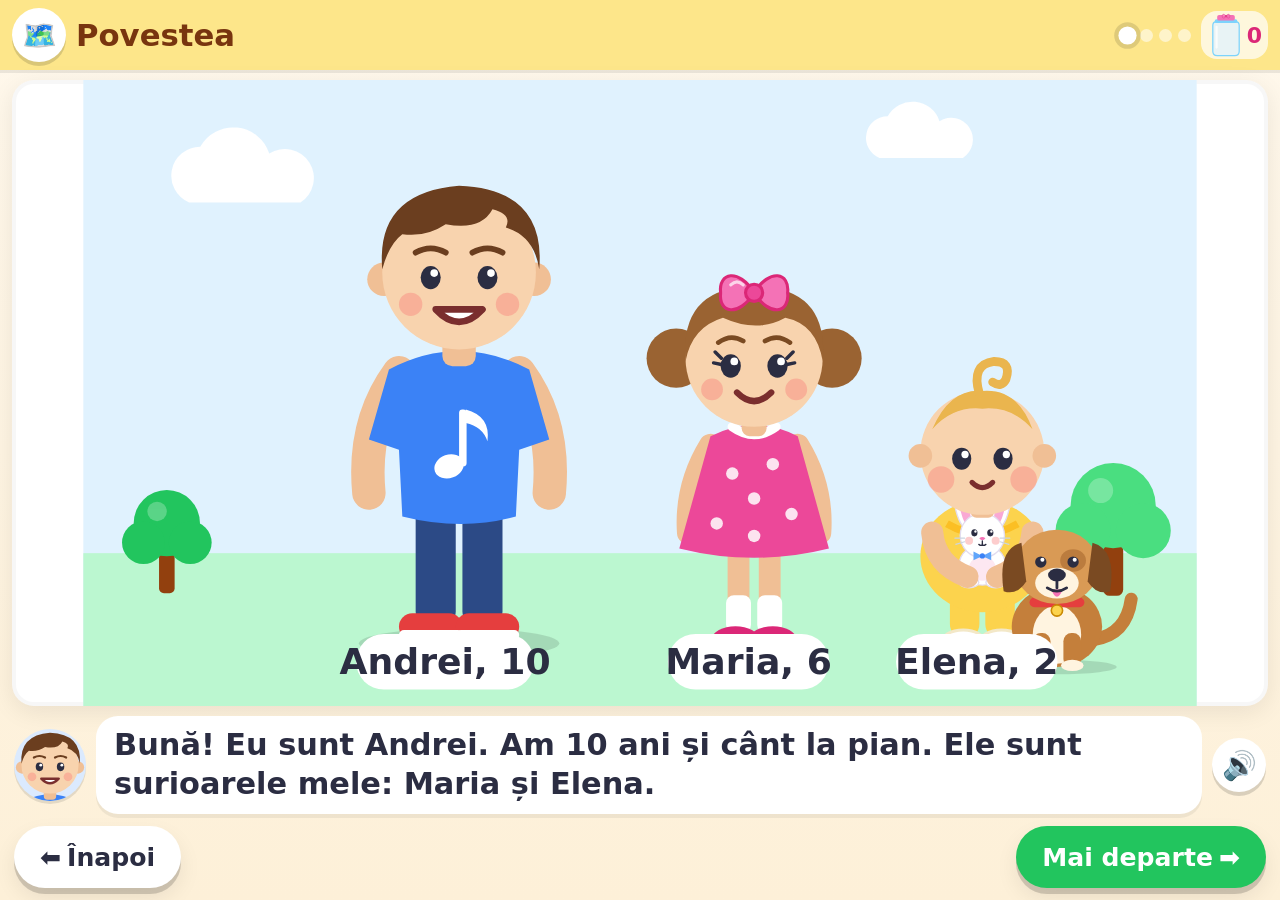
<file: index.html>
<!doctype html>
<html lang="ro">
<head>
  <meta charset="utf-8">
  <meta name="viewport" content="width=device-width, initial-scale=1, viewport-fit=cover, user-scalable=no">
  <meta name="theme-color" content="#2b3a55">
  <meta name="description" content="Orașul din Telefon — un joc-aventură despre cum funcționează telefonul, pentru Andrei, Maria și Elena.">
  <meta name="apple-mobile-web-app-capable" content="yes">
  <meta name="mobile-web-app-capable" content="yes">
  <meta name="apple-mobile-web-app-title" content="Orașul din Telefon">
  <title>Orașul din Telefon</title>
  <link rel="icon" href="icon.svg" type="image/svg+xml">
  <link rel="apple-touch-icon" href="icon-180.png">
  <link rel="manifest" href="manifest.webmanifest">
  <link rel="stylesheet" href="css/style.css?v=2">
  <link rel="stylesheet" href="css/final.css?v=2">
</head>
<body>
  <div id="app" class="screen"></div>
  <div id="fx" aria-hidden="true"></div>
  <div id="toast" role="status" aria-live="polite"></div>
  <noscript><p style="font-size:24px;padding:20px">Jocul are nevoie de JavaScript. Deschide-l într-un browser obișnuit (Chrome, Safari, Edge, Firefox).</p></noscript>

  <script src="js/core.js?v=2"></script>
  <script src="js/sound.js?v=2"></script>
  <script src="js/art.js?v=2"></script>
  <script src="js/fx.js?v=2"></script>
  <script src="js/lesson.js?v=2"></script>
  <script src="js/mission.js?v=2"></script>
  <script src="js/map.js?v=2"></script>
  <script src="js/elena.js?v=2"></script>
  <script src="js/piano.js?v=2"></script>
  <script src="js/final.js?v=2"></script>
  <script src="js/buildings/b0-poveste.js?v=2"></script>
  <script src="js/buildings/b1-studio.js?v=2"></script>
  <script src="js/buildings/b2-fabrica.js?v=2"></script>
  <script src="js/buildings/b3-memorie.js?v=2"></script>
  <script src="js/buildings/b4-centrala.js?v=2"></script>
  <script src="js/buildings/b5-posta.js?v=2"></script>
  <script src="js/buildings/b6-aeroport.js?v=2"></script>
  <script src="js/buildings/b7-primaria.js?v=2"></script>
  <script src="js/buildings/b8-concert.js?v=2"></script>
  <script src="js/main.js?v=2"></script>
</body>
</html>
</file>
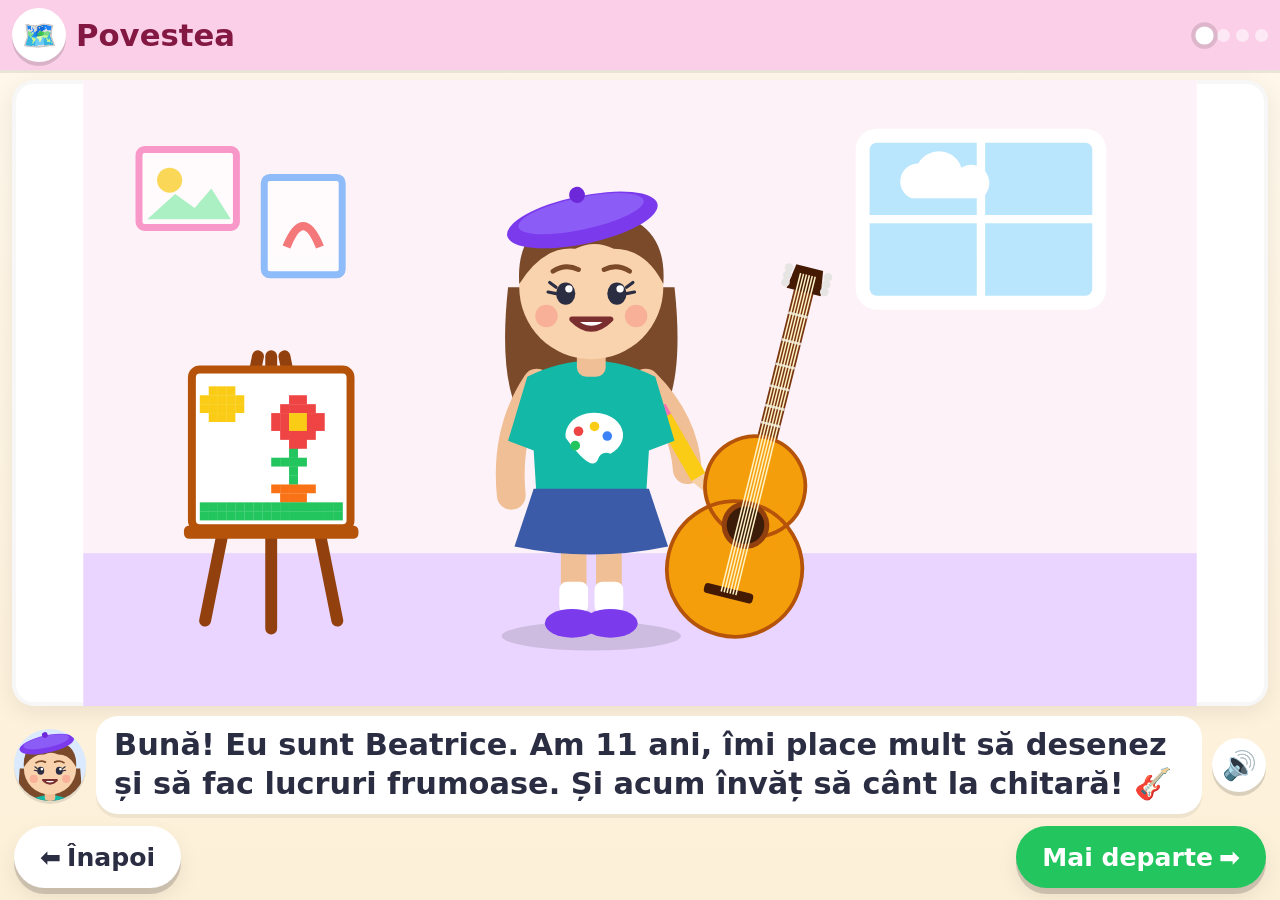
<file: beatrice/index.html>
<!doctype html>
<html lang="ro">
<head>
  <meta charset="utf-8">
  <meta name="viewport" content="width=device-width, initial-scale=1, viewport-fit=cover, user-scalable=no">
  <meta name="theme-color" content="#2b3a55">
  <meta name="description" content="Orașul din Telefon — ediția Beatrice: cum funcționează telefonul și chitara, pentru o artistă de 11 ani.">
  <meta name="apple-mobile-web-app-capable" content="yes">
  <meta name="mobile-web-app-capable" content="yes">
  <meta name="apple-mobile-web-app-title" content="Orașul Beatricei">
  <title>Orașul din Telefon — Beatrice</title>
  <link rel="icon" href="../icon.svg" type="image/svg+xml">
  <link rel="apple-touch-icon" href="../icon-180.png">
  <link rel="stylesheet" href="../css/style.css?v=2">
  <link rel="stylesheet" href="css/beatrice.css?v=2">
</head>
<body>
  <div id="app" class="screen"></div>
  <div id="fx" aria-hidden="true"></div>
  <div id="toast" role="status" aria-live="polite"></div>
  <noscript><p style="font-size:24px;padding:20px">Jocul are nevoie de JavaScript. Deschide-l într-un browser obișnuit (Chrome, Safari, Edge, Firefox).</p></noscript>

  <script src="js/config.js?v=2"></script>
  <script src="../js/core.js?v=2"></script>
  <script src="../js/sound.js?v=2"></script>
  <script src="../js/art.js?v=2"></script>
  <script src="js/art-b.js?v=2"></script>
  <script src="js/guitar-sound.js?v=2"></script>
  <script src="../js/fx.js?v=2"></script>
  <script src="../js/lesson.js?v=2"></script>
  <script src="../js/mission.js?v=2"></script>
  <script src="../js/map.js?v=2"></script>
  <script src="../js/piano.js?v=2"></script>
  <script src="js/atelier.js?v=2"></script>
  <script src="js/guitar.js?v=2"></script>
  <script src="js/final-b.js?v=2"></script>
  <script src="js/b0-poveste.js?v=2"></script>
  <script src="js/b1-studio.js?v=2"></script>
  <script src="js/b2-fabrica.js?v=2"></script>
  <script src="js/b3-memorie.js?v=2"></script>
  <script src="js/b4-centrala.js?v=2"></script>
  <script src="js/b5-posta.js?v=2"></script>
  <script src="js/b6-aeroport.js?v=2"></script>
  <script src="js/b7-primaria.js?v=2"></script>
  <script src="js/b8-chitara.js?v=2"></script>
  <script src="../js/main.js?v=2"></script>
</body>
</html>
</file>
<file: css/style.css>
/* Orașul din Telefon — stiluri */
:root {
  --ink: #2b2d42;
  --cream: #fff8ec;
  --blue: #3b82f6;
  --pink: #ec4899;
  --pink-l: #fce7f3;
  --yellow: #fbbf24;
  --green: #22c55e;
  --sky: #bde8ff;
  --fs-lesson: clamp(19px, 1.6vw + 1.1vh, 32px);
  --radius: 22px;
  --font: "Nunito", ui-rounded, "SF Pro Rounded", "Arial Rounded MT Bold", "Trebuchet MS", "Segoe UI", system-ui, sans-serif;
}
* { box-sizing: border-box; }
html, body {
  margin: 0;
  height: 100%;
  background: var(--cream);
  color: var(--ink);
  font-family: var(--font);
  -webkit-tap-highlight-color: transparent;
  overscroll-behavior: none;
  -webkit-text-size-adjust: 100%;
  touch-action: manipulation; /* fără zoom la dublă atingere, fără întârzierea atingerii */
}
body { overflow: hidden; }
#app { position: fixed; inset: 0; overflow: hidden; }
button {
  font: inherit;
  color: inherit;
  touch-action: manipulation;
  cursor: pointer;
  -webkit-user-select: none;
  user-select: none;
}
svg { display: block; }
.screen { -webkit-user-select: none; user-select: none; -webkit-touch-callout: none; }

/* ---------- butoane ---------- */
.big-btn {
  min-height: 62px;
  padding: 0 26px;
  border: none;
  border-radius: 999px;
  font-size: clamp(19px, 1.4vw + 0.8vh, 28px);
  font-weight: 900;
  background: #fff;
  color: var(--ink);
  box-shadow: 0 6px 0 rgba(0, 0, 0, 0.16), 0 10px 22px rgba(0, 0, 0, 0.08);
  transition: transform 0.12s, box-shadow 0.12s, background 0.3s, opacity 0.3s;
  display: inline-flex;
  align-items: center;
  justify-content: center;
  gap: 6px;
  white-space: nowrap;
}
.big-btn:active { transform: translateY(4px); box-shadow: 0 2px 0 rgba(0, 0, 0, 0.16); }
.big-btn.primary, .next-btn { background: var(--green); color: #fff; }
.big-btn.pink { background: var(--pink); color: #fff; }
.big-btn.blue { background: var(--blue); color: #fff; }
.big-btn.yellow { background: var(--yellow); color: var(--ink); }
.big-btn:disabled { opacity: 0.45; }
.icon-btn {
  width: 54px;
  height: 54px;
  border: none;
  border-radius: 50%;
  background: #fff;
  font-size: 28px;
  display: inline-flex;
  align-items: center;
  justify-content: center;
  box-shadow: 0 4px 0 rgba(0, 0, 0, 0.14);
  flex: none;
}
.icon-btn:active { transform: translateY(3px); box-shadow: 0 1px 0 rgba(0, 0, 0, 0.14); }

/* ---------- notificare ---------- */
#toast {
  position: fixed;
  left: 50%;
  bottom: calc(110px + env(safe-area-inset-bottom));
  transform: translate(-50%, 30px);
  background: var(--ink);
  color: #fff;
  padding: 14px 24px;
  border-radius: 20px;
  font-size: clamp(17px, 2.2vw, 24px);
  font-weight: 800;
  max-width: min(90vw, 640px);
  text-align: center;
  opacity: 0;
  pointer-events: none;
  transition: opacity 0.35s, transform 0.35s;
  z-index: 200;
}
#toast.show { opacity: 0.94; transform: translate(-50%, 0); }

/* ---------- efecte ---------- */
#fx { position: fixed; inset: 0; pointer-events: none; z-index: 300; overflow: hidden; }
.fx-p { position: absolute; will-change: transform, opacity; }
.fx-bubble {
  border-radius: 50%;
  background: radial-gradient(circle at 32% 30%, rgba(255, 255, 255, 0.95) 0 12%, rgba(186, 230, 253, 0.35) 30%, rgba(244, 114, 182, 0.25) 70%, rgba(255, 255, 255, 0.6) 100%);
  border: 2px solid rgba(255, 255, 255, 0.8);
}
.fx-confetti { border-radius: 3px; }

/* ---------- animații comune ---------- */
@keyframes bob { 0%, 100% { transform: translateY(0); } 50% { transform: translateY(-10px); } }
@keyframes wiggle { 0%, 100% { transform: rotate(0); } 20% { transform: rotate(-12deg); } 40% { transform: rotate(10deg); } 60% { transform: rotate(-6deg); } 80% { transform: rotate(4deg); } }
@keyframes pulse { 0%, 100% { transform: scale(1); } 50% { transform: scale(1.08); } }
@keyframes pop { 0% { transform: scale(0.92); opacity: 0.4; } 100% { transform: scale(1); opacity: 1; } }
@keyframes spin { to { transform: rotate(360deg); } }
@keyframes shake { 0%, 100% { transform: translateX(0); } 25% { transform: translateX(-8px); } 50% { transform: translateX(8px); } 75% { transform: translateX(-4px); } }
@keyframes hop { 0%, 100% { transform: translateY(0) scale(1); } 40% { transform: translateY(-26px) scale(1.06); } 70% { transform: translateY(0) scale(0.96, 1.04); } }
@keyframes glow { 0%, 100% { filter: drop-shadow(0 0 0 rgba(253, 224, 71, 0)); } 50% { filter: drop-shadow(0 0 14px rgba(253, 224, 71, 0.95)); } }
@keyframes floaty { 0%, 100% { transform: translateY(0) rotate(-2deg); } 50% { transform: translateY(-8px) rotate(2deg); } }
.wiggle { animation: wiggle 0.8s ease-in-out; }
.gear-spin { animation: spin 8s linear infinite; transform-box: fill-box; transform-origin: center; }

/* ===================================================== LECȚIE */
.lesson {
  height: 100%;
  display: grid;
  grid-template-columns: minmax(0, 1fr);
  grid-template-rows: auto minmax(0, 1fr) auto auto;
  background: linear-gradient(#fff8ec, #fdf0d8);
}
.topbar {
  display: flex;
  align-items: center;
  gap: 10px;
  padding: calc(8px + env(safe-area-inset-top)) 12px 8px;
  background: var(--bcolor);
  color: var(--bdark);
  box-shadow: 0 3px 0 rgba(0, 0, 0, 0.08);
}
.l-title { display: flex; align-items: center; gap: 10px; font-weight: 900; font-size: clamp(18px, 2.4vw, 32px); flex: 1; min-width: 0; }
.l-title span { white-space: nowrap; overflow: hidden; text-overflow: ellipsis; }
.l-icon { width: clamp(34px, 5vw, 50px); height: auto; flex: none; background: #fff; border-radius: 50%; padding: 3px; }
.dots { display: flex; gap: 6px; flex: none; }
.dots i { width: 13px; height: 13px; border-radius: 50%; background: rgba(255, 255, 255, 0.55); transition: all 0.4s; }
.dots i.past { background: #fff; }
.dots i.now { background: #fff; transform: scale(1.4); box-shadow: 0 0 0 3px rgba(0, 0, 0, 0.12); }
.jar-mini { position: relative; border: none; background: rgba(255, 255, 255, 0.7); border-radius: 16px; padding: 2px 6px; display: flex; align-items: center; flex: none; }
.jar-mini svg { width: 38px; height: 44px; }
.jar-mini .jar-n { font-weight: 900; font-size: 22px; color: #db2777; margin-left: 2px; }
.jar-mini.bump { animation: pulse 0.5s 2; }

.stage-wrap {
  position: relative;
  margin: 10px 12px 0;
  border-radius: var(--radius);
  background: #fff;
  box-shadow: 0 6px 24px rgba(0, 0, 0, 0.08), inset 0 0 0 4px rgba(0, 0, 0, 0.03);
  overflow: hidden;
  min-height: 0;
}
.stage { position: absolute; inset: 0; display: flex; align-items: center; justify-content: center; }
.stage > svg.scene { width: 100%; height: 100%; }
.stage.st-col { flex-direction: column; gap: 10px; padding: 10px; }
.stage.st-col > svg.scene { flex: 1 1 auto; min-height: 0; height: auto; }
.st-controls { display: flex; flex-wrap: wrap; gap: 12px; justify-content: center; align-items: center; flex: none; padding-bottom: 4px; }
.st-controls .big-btn { min-height: 56px; }

.praise {
  position: absolute;
  left: 50%;
  top: 40%;
  transform: translate(-50%, -50%);
  background: #fff;
  color: var(--green);
  font-weight: 900;
  font-size: clamp(26px, 4vw, 48px);
  padding: 14px 30px;
  border-radius: 999px;
  box-shadow: 0 10px 30px rgba(0, 0, 0, 0.15);
  z-index: 20;
  pointer-events: none;
  animation: praise 2.2s ease forwards;
  white-space: nowrap;
}
@keyframes praise { 0% { opacity: 0; transform: translate(-50%, -30%) scale(0.6); } 15% { opacity: 1; transform: translate(-50%, -50%) scale(1.08); } 25% { transform: translate(-50%, -50%) scale(1); } 80% { opacity: 1; } 100% { opacity: 0; transform: translate(-50%, -70%); } }

/* fundița Mariei */
.bow-spot {
  position: absolute;
  z-index: 15;
  width: clamp(54px, 8vmin, 84px);
  height: clamp(42px, 6.2vmin, 66px);
  border: none;
  background: none;
  padding: 0;
  animation: wiggle 1.2s ease-in-out 1s infinite;
  animation-duration: 4s;
  filter: drop-shadow(0 3px 3px rgba(219, 39, 119, 0.35));
}
.bow-spot svg { width: 100%; height: 100%; }
.bow-spot .bow-star { position: absolute; right: -6px; bottom: -8px; font-size: 22px; }

/* iepurașul Elenei */
.bunny-spot {
  position: absolute;
  bottom: 0;
  z-index: 14;
  width: clamp(92px, 15vmin, 150px);
  height: clamp(92px, 15vmin, 150px);
  border: none;
  background: none;
  padding: 0;
  overflow: visible;
}
.bunny-spot.left { left: 0; }
.bunny-spot.right { right: 0; }
.bunny-spot .bs-bunny { position: absolute; left: 12%; width: 76%; height: auto; bottom: -18%; transition: transform 0.5s; }
.bunny-spot .bs-bush { position: absolute; left: 0; bottom: -2px; width: 100%; height: auto; }
.bunny-spot:not(.jump) .bs-bunny { animation: peek 5s ease-in-out infinite; }
@keyframes peek { 0%, 70%, 100% { transform: translateY(0); } 78%, 92% { transform: translateY(-14%); } }
.bunny-spot.jump .bs-bunny { animation: bunnyjump 1.25s ease; }
@keyframes bunnyjump { 0% { transform: translateY(0); } 30% { transform: translateY(-90%) rotate(-8deg); } 50% { transform: translateY(-70%) rotate(8deg); } 65% { transform: translateY(-95%) rotate(0); } 100% { transform: translateY(0); } }

/* bula de text */
.talk { display: flex; align-items: center; gap: 10px; padding: 10px 14px 4px; }
.avatar { width: clamp(52px, 8vmin, 92px); height: clamp(52px, 8vmin, 92px); border-radius: 50%; background: #dbeafe; flex: none; overflow: hidden; box-shadow: 0 3px 0 rgba(0, 0, 0, 0.1); }
.avatar svg { width: 100%; height: 100%; }
.bubble {
  flex: 1;
  background: #fff;
  border-radius: 22px;
  padding: 10px 18px;
  min-height: 64px;
  display: flex;
  flex-direction: column;
  justify-content: center;
  box-shadow: 0 4px 0 rgba(0, 0, 0, 0.06);
  position: relative;
  max-height: 34vh;
  overflow: auto;
}
.bubble::before { content: ""; position: absolute; left: -10px; top: 50%; margin-top: -10px; border: 10px solid transparent; border-right-color: #fff; border-left: 0; }
.l-text { font-size: var(--fs-lesson); font-weight: 800; line-height: 1.28; }
.l-text.pop { animation: pop 0.6s ease; }
.l-adult { font-size: max(14px, calc(var(--fs-lesson) * 0.55)); color: #6b7280; font-weight: 700; margin-top: 4px; }
.l-adult:empty { display: none; }
.l-adult b { color: #4b5563; }

.l-nav { display: flex; justify-content: space-between; gap: 12px; padding: 8px 14px calc(12px + env(safe-area-inset-bottom)); }
.l-nav .big-btn { flex: 0 1 auto; min-width: 150px; }
.next-btn.locked { background: #cbd5e1; color: #fff; }
.next-btn.ready, .next-btn.nudge { animation: pulse 1s ease-in-out 3; }
.next-btn.shake { animation: shake 0.5s; }

/* scene: elemente des folosite */
.tap-me { cursor: pointer; }
.hl-pulse { animation: pulse 1.4s ease-in-out infinite; transform-box: fill-box; transform-origin: center; }
.glow { animation: glow 1.6s ease-in-out infinite; }
.svg-btn { cursor: pointer; }
.svg-btn:active { opacity: 0.8; }

/* insigna */
.badge-show { display: flex; flex-direction: column; align-items: center; gap: 12px; height: 100%; justify-content: center; }
.badge-big { height: min(52vh, 320px); width: auto; animation: badgein 1.4s cubic-bezier(.2, 1.4, .4, 1); filter: drop-shadow(0 10px 20px rgba(0, 0, 0, 0.2)); }
@keyframes badgein { 0% { transform: scale(0) rotate(-180deg); } 100% { transform: scale(1) rotate(0); } }
.badge-learned { font-size: clamp(17px, 2.2vw, 26px); font-weight: 800; background: #fef3c7; padding: 10px 20px; border-radius: 18px; text-align: center; max-width: 90%; }

/* ecrane scurte pe orizontală (telefon culcat): scena la stânga, textul la dreapta */
@media (orientation: landscape) and (max-height: 540px) {
  .lesson { grid-template-columns: minmax(0, 1.35fr) minmax(0, 1fr); grid-template-rows: auto minmax(0, 1fr) auto; }
  .topbar { grid-column: 1 / -1; padding-top: 6px; padding-bottom: 6px; }
  .stage-wrap { grid-row: 2 / 4; grid-column: 1; margin: 8px 0 8px 10px; }
  .talk { grid-column: 2; grid-row: 2; align-items: flex-start; padding-top: 8px; min-height: 0; }
  .talk .avatar { display: none; }
  .bubble { max-height: 100%; height: 100%; justify-content: flex-start; }
  .bubble::before { display: none; }
  .l-nav { grid-column: 2; grid-row: 3; padding-bottom: calc(8px + env(safe-area-inset-bottom)); }
  .l-nav .big-btn { min-width: 0; flex: 1; padding: 0 12px; min-height: 54px; }
  .icon-btn { width: 46px; height: 46px; font-size: 24px; }
  .dots i { width: 10px; height: 10px; }
}
@media (max-width: 520px) {
  .l-nav .big-btn { min-width: 0; flex: 1; padding: 0 14px; }
  .dots { gap: 4px; }
  .dots i { width: 10px; height: 10px; }
  .topbar { gap: 7px; padding-left: 8px; padding-right: 8px; }
  .icon-btn { width: 48px; height: 48px; font-size: 24px; }
  .jar-mini svg { width: 30px; height: 36px; }
  .stage-wrap { margin: 8px 8px 0; }
  .talk { padding: 8px 8px 2px; }
}
@media (max-width: 380px) { .l-title span { font-size: 17px; } .dots { display: none; } }

/* ===================================================== MISIUNEA MARIEI */
.mission {
  position: fixed;
  inset: 0;
  z-index: 100;
  background: rgba(251, 207, 232, 0.75);
  -webkit-backdrop-filter: blur(4px);
  backdrop-filter: blur(4px);
  display: flex;
  align-items: center;
  justify-content: center;
  padding: max(10px, env(safe-area-inset-top)) 10px max(10px, env(safe-area-inset-bottom));
  animation: pop 0.4s ease;
}
.m-card {
  width: min(980px, 100%);
  height: min(760px, 100%);
  background: #fff;
  border-radius: 28px;
  border: 6px solid #f9a8d4;
  box-shadow: 0 20px 50px rgba(219, 39, 119, 0.25);
  display: flex;
  flex-direction: column;
  overflow: hidden;
}
.m-head { display: flex; align-items: center; gap: 12px; padding: 10px 12px; background: var(--pink-l); }
.m-maria { width: clamp(56px, 9vmin, 84px); height: clamp(56px, 9vmin, 84px); border-radius: 50%; background: #fff; overflow: hidden; flex: none; border: 3px solid #f9a8d4; }
.m-maria svg { width: 100%; height: 100%; }
.m-say { width: clamp(64px, 11vmin, 92px); height: clamp(64px, 11vmin, 92px); border-radius: 50%; border: none; background: var(--pink); color: #fff; font-size: clamp(30px, 5vmin, 46px); box-shadow: 0 5px 0 #be185d; flex: none; }
.m-say:active { transform: translateY(3px); box-shadow: 0 2px 0 #be185d; }
.m-say.wiggle { animation: wiggle 1s ease-in-out 3; }
.m-picto { flex: 1; display: flex; justify-content: center; }
.m-picto svg { height: clamp(56px, 10vmin, 90px); width: auto; }
.m-close { width: 48px; height: 48px; border-radius: 50%; border: none; background: #fff; font-size: 22px; font-weight: 900; color: #9ca3af; flex: none; align-self: flex-start; }
.m-body { flex: 1; min-height: 0; display: flex; flex-direction: column; align-items: center; justify-content: center; gap: 10px; padding: 10px; }
.m-scene { width: 100%; flex: 1 1 auto; min-height: 0; }
.m-feedback { min-height: 0; text-align: center; font-weight: 900; font-size: clamp(20px, 3vw, 34px); padding: 0 12px; display: flex; align-items: center; justify-content: center; gap: 16px; flex-wrap: wrap; }
.m-feedback.again { color: #db2777; padding: 8px 12px; animation: pop 0.5s; }
.m-feedback.win { color: #16a34a; padding: 10px 12px 14px; animation: pop 0.5s; }
.m-ok { background: var(--green); color: #fff; animation: pop 0.5s; }

.digits { display: flex; gap: clamp(6px, 1.4vw, 14px); flex-wrap: wrap; justify-content: center; flex: none; }
.digit { width: clamp(64px, 12vmin, 104px); height: clamp(80px, 15vmin, 128px); border-radius: 20px; border: 4px solid #f9a8d4; background: #fff; display: flex; flex-direction: column; align-items: center; justify-content: center; padding: 4px; box-shadow: 0 5px 0 #f9a8d4; }
.digit .dg { font-size: clamp(32px, 6vmin, 56px); font-weight: 900; line-height: 1; color: var(--ink); }
.digit .dice { width: 60%; height: auto; }
.digit:active { transform: translateY(3px); box-shadow: 0 2px 0 #f9a8d4; }
.digit.nope { animation: shake 0.5s; }
.digit.right { background: #dcfce7; border-color: #22c55e; box-shadow: 0 5px 0 #22c55e; }
.c-item { cursor: pointer; }
.c-item .c-inner { transform-box: fill-box; transform-origin: center; }
.c-item.hop .c-inner { animation: hop 0.6s ease; }
.c-item.lit .c-inner { filter: drop-shadow(0 0 10px #f472b6); }

.mt-row { display: flex; gap: clamp(10px, 3vw, 34px); justify-content: center; flex-wrap: wrap; flex: none; }
.mt-item, .mt-target { width: clamp(84px, 17vmin, 150px); height: clamp(84px, 17vmin, 150px); position: relative; }
.mt-item { cursor: grab; touch-action: none; z-index: 2; }
.mt-item.drag { z-index: 50; cursor: grabbing; filter: drop-shadow(0 10px 10px rgba(0, 0, 0, 0.25)); }
.mt-item.sel { filter: drop-shadow(0 0 12px #f472b6); animation: pulse 0.8s infinite; }
.mt-item svg, .mt-target svg { width: 100%; height: 100%; }
.mt-target { border-radius: 20px; background: #fdf2f8; }
.mt-target .mt-item.placed { position: absolute; inset: 8%; width: 84%; height: 84%; animation: pop 0.4s; cursor: default; }
.mt-arrow { font-size: 34px; color: #f9a8d4; animation: bob 1.4s infinite; }

.st-counter { display: flex; gap: 10px; flex: none; }
.st-counter svg { width: clamp(46px, 8vmin, 70px); height: auto; }
.st-counter svg.filled { animation: pop 0.5s; }
.hid-star { cursor: pointer; }
.hid-star.got path { fill: #fde047; }
.hid-star.got { animation: gotstar 0.8s forwards; transform-box: fill-box; transform-origin: center; }
@keyframes gotstar { 0% { opacity: 1; } 40% { opacity: 1; transform: scale(2); } 100% { opacity: 0; transform: scale(0.2); } }
.hid-star.hint path { animation: glow 0.8s 4; stroke: #f97316; stroke-width: 5; }

@media (orientation: landscape) and (max-height: 540px) {
  .m-head { padding: 6px 10px; }
  .m-maria { width: 48px; height: 48px; }
  .m-say { width: 58px; height: 58px; font-size: 28px; }
  .m-picto svg { height: 48px; }
  .m-body { flex-direction: row; flex-wrap: wrap; }
  .m-count .m-scene, .m-stars .m-scene { flex: 1 1 55%; height: 100%; }
  .m-count .digits { flex: 0 1 40%; }
  .digit { width: 64px; height: 76px; }
}

/* ===================================================== HARTA */
.screen-map { background: #2b3a55; }
.map { position: absolute; inset: 0; display: flex; flex-direction: column; }
.map-top {
  display: flex;
  align-items: center;
  gap: 10px;
  padding: calc(8px + env(safe-area-inset-top)) 14px 8px;
  color: #fff;
  z-index: 3;
}
.map-title { font-weight: 900; font-size: clamp(22px, 3.4vw, 42px); flex: 1; letter-spacing: 0.5px; text-shadow: 0 3px 0 rgba(0, 0, 0, 0.25); white-space: nowrap; overflow: hidden; text-overflow: ellipsis; }
.map-title small { font-size: 0.5em; opacity: 0.85; display: block; letter-spacing: 0; font-weight: 800; }
.badges-strip { display: flex; gap: 4px; background: rgba(255, 255, 255, 0.14); padding: 5px 8px; border-radius: 16px; }
.badges-strip svg { width: clamp(22px, 3vw, 38px); height: auto; opacity: 0.25; filter: grayscale(1); transition: all 0.6s; }
.badges-strip svg.got { opacity: 1; filter: none; }
.map-phone {
  position: relative;
  flex: 1;
  min-height: 0;
  margin: 0 12px 10px;
  border-radius: 38px;
  background: #111827;
  padding: 10px;
  box-shadow: 0 10px 30px rgba(0, 0, 0, 0.35), inset 0 0 0 2px #374151;
}
.map-phone::before { content: ""; position: absolute; top: 4px; left: 50%; width: 70px; height: 5px; margin-left: -35px; border-radius: 3px; background: #374151; z-index: 2; }
.map-screen { position: relative; width: 100%; height: 100%; border-radius: 30px; overflow: hidden; background: #a5dcf7; }
.map-svg { width: 100%; height: 100%; }
.map-dark { pointer-events: none; transition: opacity 2s; }
.map .bld-g { cursor: pointer; }
.map .bld-g .bld-art { transition: filter 1s; }
.map .bld-g.locked .bld-art { filter: grayscale(0.85) brightness(0.8); }
.win { fill: #fef3c7; }
.map .bld-g:not(.lit) .win { fill: #33476b; }
.map .bld-g.lit .win { fill: #fde68a; animation: winlit 3s ease-in-out infinite; }
@keyframes winlit { 0%, 100% { fill: #fde68a; } 50% { fill: #fef9c3; } }
.map .bld-g.current .bld-art { animation: pulse 2.2s ease-in-out infinite; transform-box: fill-box; transform-origin: 50% 100%; }
.map .bld-g.shake .bld-art { animation: shake 0.5s; }
.map .bld-label rect { fill: #fff; }
.map .bld-g.locked .bld-label rect { fill: #e5e7eb; }
.map .bld-label text { font-weight: 900; fill: var(--ink); }
.map .pin { animation: bob 1.2s ease-in-out infinite; }
.map .unlocking .bld-art { animation: unlockpop 1.6s ease; transform-box: fill-box; transform-origin: 50% 100%; }
@keyframes unlockpop { 0% { transform: scale(1); filter: grayscale(1); } 40% { transform: scale(1.18); } 70% { transform: scale(0.95); } 100% { transform: scale(1); filter: none; } }
.map .lamp-light { transition: opacity 1.5s; }
.map .tap-react { cursor: pointer; }
.map .dog-tail { transform-box: fill-box; transform-origin: 0% 100%; }
.map .wag .dog-tail { animation: wag 0.25s ease-in-out 8; }
@keyframes wag { 0%, 100% { transform: rotate(-15deg); } 50% { transform: rotate(20deg); } }
.map .purr .cat-body-g { animation: purr 0.08s linear 20; }
@keyframes purr { 0%, 100% { transform: translateX(0); } 50% { transform: translateX(1.5px); } }
.map .purr .cat-eyes { opacity: 0; }
.map .purr .cat-closed { opacity: 1; }
.map .sun-g .sun-rays { animation: spin 30s linear infinite; transform-box: fill-box; transform-origin: center; }
.map .sun-g.happy .sun-rays { animation-duration: 3s; }
.map .sun-g .sun-face-happy { opacity: 0; transition: opacity 0.4s; }
.map .sun-g.happy .sun-face-happy { opacity: 1; }
.map .sun-g.happy .sun-face { opacity: 0; }
.map .cloud-g { animation: drift 26s ease-in-out infinite alternate; }
@keyframes drift { from { transform: translateX(-30px); } to { transform: translateX(30px); } }
.map .tree-g.shake { animation: wiggle 0.7s ease-in-out; transform-box: fill-box; transform-origin: 50% 100%; }
.map .kids-g .kid { animation: bob 2.6s ease-in-out infinite; }
.map .kids-g > g:nth-child(2) .kid { animation-delay: 0.4s; }
.map .kids-g > g:nth-child(3) .kid { animation-delay: 0.8s; }
.map.dancing .bld-art, .map.dancing .tree-g, .map.dancing .kids-g .kid, .map.dancing .cat-body-g { animation: dance 0.46s ease-in-out infinite alternate !important; transform-box: fill-box; transform-origin: 50% 100%; }
@keyframes dance { from { transform: rotate(-6deg) scaleY(0.96); } to { transform: rotate(6deg) scaleY(1.05); } }
.map .jar-g { cursor: pointer; }
.map .jar-g.bump .jar-in { animation: pulse 0.5s 2; transform-box: fill-box; transform-origin: center; }

.map-bottom { display: flex; justify-content: space-between; align-items: center; gap: 10px; padding: 0 14px calc(10px + env(safe-area-inset-bottom)); z-index: 4; flex: none; }
.mid-btns { display: flex; gap: 10px; flex-wrap: wrap; justify-content: center; flex: 1; }
.elena-btn {
  border: none;
  border-radius: 30px;
  background: linear-gradient(#fde68a, #fbbf24);
  box-shadow: 0 7px 0 #d97706, 0 12px 20px rgba(0, 0, 0, 0.25);
  padding: 8px 20px 8px 10px;
  display: flex;
  align-items: center;
  gap: 8px;
  font-size: clamp(20px, 2.6vw, 30px);
  font-weight: 900;
  min-height: 80px;
  animation: floaty 3s ease-in-out infinite;
}
.elena-btn svg { width: clamp(56px, 8vmin, 80px); height: auto; }
.elena-btn:active { transform: translateY(5px); box-shadow: 0 2px 0 #d97706; }
.small-btns { display: flex; gap: 8px; }
.small-btns .icon-btn { width: 44px; height: 44px; font-size: 21px; opacity: 0.9; }
.final-btn { background: linear-gradient(#fda4af, #f43f5e); color: #fff; box-shadow: 0 7px 0 #be123c; min-height: 72px; animation: pulse 1.6s infinite; }

/* fereastra pentru părinți */
.dialog-back { position: fixed; inset: 0; background: rgba(15, 23, 42, 0.5); z-index: 150; display: flex; align-items: center; justify-content: center; padding: 14px; }
.dialog { background: #fff; border-radius: 24px; padding: 20px 22px; width: min(520px, 100%); max-height: 92vh; overflow: auto; box-shadow: 0 20px 50px rgba(0, 0, 0, 0.3); }
.dialog h2 { margin: 0 0 10px; font-size: 26px; }
.dialog p { font-size: 16px; line-height: 1.45; margin: 8px 0; color: #374151; }
.dialog .row { display: flex; align-items: center; justify-content: space-between; gap: 10px; padding: 10px 0; border-bottom: 1px solid #f1f5f9; font-size: 18px; font-weight: 700; }
.dialog .row button { min-width: 110px; min-height: 46px; font-size: 17px; padding: 0 16px; }
.dialog .close-row { display: flex; justify-content: flex-end; margin-top: 14px; }
.toggle.on { background: var(--green); color: #fff; }
.danger { background: #fee2e2 !important; color: #b91c1c !important; }

@media (max-width: 600px) {
  .map-top { padding-left: 10px; padding-right: 10px; }
  .badges-strip { display: none; }
  .map-phone { margin: 0 6px 8px; border-radius: 28px; padding: 6px; }
  .map-screen { border-radius: 23px; }
  .map-bottom { padding: 0 8px calc(8px + env(safe-area-inset-bottom)); gap: 6px; }
  .elena-btn { min-height: 60px; padding: 4px 12px 4px 4px; font-size: 18px; }
  .elena-btn svg { width: 46px; }
  .final-btn, .mid-btns .big-btn { min-height: 52px; font-size: 16px; padding: 0 12px; }
}
@media (orientation: landscape) and (max-height: 540px) {
  .map-top { padding-top: 4px; padding-bottom: 4px; }
  .map-title { font-size: 22px; }
  .map-title small { display: none; }
  .map-phone { margin: 0 8px 6px; padding: 6px; border-radius: 24px; }
  .map-screen { border-radius: 19px; }
  .elena-btn { min-height: 50px; font-size: 17px; animation: none; }
  .elena-btn svg { width: 40px; }
  .map-bottom { padding-bottom: calc(6px + env(safe-area-inset-bottom)); }
  .mid-btns .big-btn { min-height: 46px; font-size: 16px; }
}

/* ===================================================== JOACA ELENEI */
.screen-elena { background: linear-gradient(160deg, #fdf2f8, #e0f2fe 50%, #fef9c3); touch-action: none; }
.elena-play { position: absolute; inset: 0; overflow: hidden; touch-action: none; cursor: pointer; }
.elena-play .e-animal { position: absolute; pointer-events: none; will-change: transform; }
.elena-play .e-bg-bunny { position: absolute; left: 50%; top: 50%; width: min(42vmin, 340px); transform: translate(-50%, -50%); opacity: 0.95; animation: floaty 3s ease-in-out infinite; pointer-events: none; }
.elena-play .e-hint-hand { position: absolute; left: 50%; top: 72%; font-size: 64px; transform: translateX(-50%); animation: bob 1s ease-in-out infinite; pointer-events: none; transition: opacity 1s; }
.elena-exit {
  position: absolute;
  top: calc(8px + env(safe-area-inset-top));
  right: 8px;
  width: 38px;
  height: 38px;
  border-radius: 50%;
  border: 2px solid rgba(100, 116, 139, 0.35);
  background: rgba(255, 255, 255, 0.55);
  color: #64748b;
  font-size: 16px;
  font-weight: 900;
  z-index: 10;
  touch-action: none;
}
.elena-exit svg { position: absolute; inset: -4px; width: calc(100% + 8px); height: calc(100% + 8px); transform: rotate(-90deg); pointer-events: none; }
.elena-exit-tip { position: absolute; top: calc(52px + env(safe-area-inset-top)); right: 8px; background: rgba(15, 23, 42, 0.75); color: #fff; font-size: 13px; padding: 6px 10px; border-radius: 10px; z-index: 10; opacity: 0; transition: opacity 0.4s; pointer-events: none; }
.elena-exit-tip.show { opacity: 1; }

/* ===================================================== SALA DE CONCERTE / PIAN */
.piano-room { position: absolute; inset: 0; display: flex; flex-direction: column; background: linear-gradient(#2e1065, #4c1d95 60%, #6d28d9); color: #fff; }
.pr-top { display: flex; align-items: center; gap: 8px; padding: calc(8px + env(safe-area-inset-top)) 10px 6px; flex-wrap: wrap; }
.pr-top .icon-btn { color: var(--ink); }
.pr-tabs { display: flex; gap: 6px; flex: 1; justify-content: center; flex-wrap: wrap; }
.pr-tab { border: none; border-radius: 999px; padding: 8px 16px; font-weight: 900; font-size: clamp(15px, 1.8vw, 22px); background: rgba(255, 255, 255, 0.15); color: #fff; min-height: 48px; }
.pr-tab.on { background: #fff; color: #5b21b6; }
.pr-tab.maria.on { color: #db2777; }
.pr-tab.elena.on { color: #b45309; }
.pr-main { flex: 1; min-height: 0; display: flex; flex-direction: column; gap: 8px; padding: 0 10px calc(10px + env(safe-area-inset-bottom)); }
.pr-city { position: relative; flex: 0 0 auto; height: clamp(60px, 12vh, 120px); }
.pr-city svg { width: 100%; height: 100%; }
.pr-city.dancing .mini-b { animation: dance 0.46s ease-in-out infinite alternate; transform-box: fill-box; transform-origin: 50% 100%; }
.pr-viz { position: relative; flex: 1 1 auto; min-height: 70px; background: rgba(0, 0, 0, 0.25); border-radius: 18px; overflow: hidden; display: flex; }
.pr-viz canvas { width: 100%; height: 100%; display: block; }
.pr-numbers { position: absolute; right: 8px; top: 6px; bottom: 6px; width: clamp(70px, 12vw, 130px); overflow: hidden; font-family: ui-monospace, Menlo, Consolas, monospace; font-size: clamp(13px, 1.6vw, 18px); color: #a7f3d0; text-align: right; mask-image: linear-gradient(transparent, #000 30%, #000 70%, transparent); -webkit-mask-image: linear-gradient(transparent, #000 30%, #000 70%, transparent); }
.pr-viz-label { position: absolute; left: 12px; top: 8px; font-size: clamp(13px, 1.6vw, 18px); font-weight: 800; opacity: 0.85; }
.pr-controls { display: flex; flex-wrap: wrap; gap: 8px; justify-content: center; align-items: center; flex: none; }
.pr-controls .big-btn { min-height: 52px; font-size: clamp(16px, 1.6vw, 22px); padding: 0 18px; }
.pr-controls .rec-btn { background: #ef4444; color: #fff; }
.pr-controls .rec-btn.on { animation: pulse 1s infinite; }
.pr-msg { text-align: center; font-weight: 800; font-size: clamp(15px, 1.8vw, 21px); min-height: 1.3em; flex: none; }
.pedal.on { background: var(--yellow); }
.keyboard { position: relative; flex: 0 0 auto; height: clamp(150px, 30vh, 260px); display: flex; touch-action: none; user-select: none; border-radius: 12px 12px 14px 14px; overflow: hidden; background: #111; padding: 6px 4px 4px; }
.key { position: relative; flex: 1; border-radius: 0 0 10px 10px; touch-action: none; }
.key.white { background: linear-gradient(#fff, #f1f5f9); margin: 0 1.5px; box-shadow: inset 0 -6px 0 #cbd5e1; display: flex; flex-direction: column; justify-content: flex-end; align-items: center; padding-bottom: 8px; color: #64748b; font-weight: 800; }
.key.white.down { background: linear-gradient(#dbeafe, #bfdbfe); box-shadow: inset 0 -2px 0 #93c5fd; }
.key.black { position: absolute; top: 6px; height: 60%; background: linear-gradient(#374151, #111827); border-radius: 0 0 7px 7px; z-index: 2; box-shadow: inset 0 -5px 0 #000; display: flex; align-items: flex-end; justify-content: center; color: #9ca3af; font-size: 11px; padding-bottom: 6px; }
.key.black.down { background: linear-gradient(#6d28d9, #4c1d95); }
.key .nm { font-size: clamp(11px, 1.3vw, 17px); line-height: 1.1; }
.key .kb { font-size: clamp(9px, 1vw, 13px); opacity: 0.6; text-transform: uppercase; }
.key.next-hint { animation: keyglow 0.9s ease-in-out infinite; }
@keyframes keyglow { 0%, 100% { filter: brightness(1); transform: translateY(0); } 50% { filter: brightness(1.25) drop-shadow(0 0 12px #fff); transform: translateY(-4px); } }
.keyboard.maria { height: clamp(200px, 42vh, 340px); background: #fbcfe8; }
.keyboard.maria .key.white { color: #fff; font-size: clamp(16px, 2.6vw, 28px); text-shadow: 0 2px 0 rgba(0, 0, 0, 0.2); box-shadow: inset 0 -8px 0 rgba(0, 0, 0, 0.15); margin: 0 3px; border-radius: 0 0 16px 16px; }
.keyboard.maria .key.white.down { filter: brightness(1.2); box-shadow: inset 0 -2px 0 rgba(0, 0, 0, 0.15); }
.keyboard.maria .key.dim { opacity: 0.55; }
.keyboard.elena { height: clamp(220px, 50vh, 400px); background: transparent; padding: 0; gap: 6px; }
.keyboard.elena .key.white { border-radius: 26px; margin: 0; box-shadow: 0 8px 0 rgba(0, 0, 0, 0.18); }
.keyboard.elena .key.white.down { transform: translateY(6px); box-shadow: 0 2px 0 rgba(0, 0, 0, 0.18); filter: brightness(1.15); }
.keyboard.elena .key svg { width: 70%; height: auto; pointer-events: none; }
.maria-song { display: flex; align-items: center; justify-content: center; gap: 10px; flex-wrap: wrap; flex: none; }
.song-dots { display: flex; gap: 4px; flex-wrap: wrap; justify-content: center; max-width: 100%; }
.song-dots i { width: 16px; height: 16px; border-radius: 50%; background: rgba(255, 255, 255, 0.3); transition: all 0.3s; }
.song-dots i.done { background: var(--c); transform: scale(1.1); }
.song-dots i.now { box-shadow: 0 0 0 3px #fff; }
.elena-dancers { position: absolute; inset: 0; pointer-events: none; }
.elena-dancers svg { position: absolute; bottom: 4px; width: clamp(50px, 9vmin, 90px); height: auto; animation: dance 0.5s ease-in-out infinite alternate; transform-origin: 50% 100%; }
.mic-meter { width: 100%; height: 10px; border-radius: 5px; background: rgba(255, 255, 255, 0.15); overflow: hidden; }
.mic-meter i { display: block; height: 100%; width: 0; background: linear-gradient(90deg, #4ade80, #facc15, #f87171); transition: width 0.08s; }
@media (orientation: landscape) and (max-height: 540px) {
  .pr-city { display: none; }
  .keyboard { height: 42vh; }
  .keyboard.maria, .keyboard.elena { height: 52vh; }
  .pr-top { padding-top: 4px; padding-bottom: 2px; }
  .pr-tab { min-height: 40px; padding: 4px 12px; }
  .pr-controls .big-btn { min-height: 44px; }
}
@media (max-width: 600px) { .key .kb { display: none; } .key.black .nm { display: none; } }

/* ===================================================== FINAL */
.final { position: absolute; inset: 0; display: flex; flex-direction: column; background: linear-gradient(#fde68a, #fbcfe8 60%, #c4b5fd); overflow: auto; }
.final-top { display: flex; align-items: center; gap: 10px; padding: calc(10px + env(safe-area-inset-top)) 12px 6px; }
.final-top h1 { flex: 1; margin: 0; font-size: clamp(24px, 3.6vw, 44px); text-align: center; }
.final-main { flex: 1; display: flex; gap: 18px; padding: 8px 16px; align-items: center; justify-content: center; flex-wrap: wrap; }
.gran-phone { width: min(340px, 86vw); background: #1f2937; border-radius: 36px; padding: 12px; box-shadow: 0 16px 40px rgba(0, 0, 0, 0.3); flex: none; }
.gran-screen { background: #ecfeff; border-radius: 26px; min-height: 340px; padding: 14px 12px; display: flex; flex-direction: column; gap: 10px; }
.gran-head { display: flex; align-items: center; gap: 8px; font-weight: 900; font-size: 18px; border-bottom: 2px solid #cffafe; padding-bottom: 8px; }
.gran-head svg { width: 44px; height: 44px; border-radius: 50%; background: #f3e8ff; }
.msg { max-width: 88%; padding: 10px 12px; border-radius: 18px; font-size: 17px; font-weight: 700; line-height: 1.3; animation: pop 0.5s; position: relative; }
.msg.me { align-self: flex-end; background: #bbf7d0; border-bottom-right-radius: 6px; }
.msg.her { align-self: flex-start; background: #fff; border-bottom-left-radius: 6px; box-shadow: 0 2px 0 rgba(0, 0, 0, 0.05); }
.msg .ticks { font-size: 13px; color: #0284c7; margin-left: 6px; font-weight: 900; }
.msg .thumb { width: 96px; height: 96px; border-radius: 10px; display: block; }
.typing { align-self: flex-start; background: #fff; border-radius: 18px; padding: 10px 14px; }
.typing i { display: inline-block; width: 9px; height: 9px; background: #94a3b8; border-radius: 50%; margin: 0 2px; animation: bob 0.9s infinite; }
.typing i:nth-child(2) { animation-delay: 0.15s; }
.typing i:nth-child(3) { animation-delay: 0.3s; }
.party { position: relative; width: min(640px, 96vw); height: min(46vh, 380px); flex: 1 1 380px; }
.party svg { position: absolute; bottom: 0; height: auto; }
.party .p-dance { animation: dance 0.55s ease-in-out infinite alternate; transform-origin: 50% 100%; }
.final-actions { display: flex; gap: 12px; justify-content: center; flex-wrap: wrap; padding: 10px 14px calc(16px + env(safe-area-inset-bottom)); }

/* ===================================================== DIPLOME */
.diplomas-screen { position: absolute; inset: 0; overflow: auto; background: #e5e7eb; -webkit-user-select: text; user-select: text; }
.dip-bar { position: sticky; top: 0; z-index: 5; display: flex; gap: 10px; align-items: center; justify-content: center; flex-wrap: wrap; padding: calc(10px + env(safe-area-inset-top)) 12px 10px; background: rgba(229, 231, 235, 0.95); }
.dip-list { display: flex; flex-direction: column; align-items: center; gap: 22px; padding: 10px 10px 40px; }
.diploma {
  width: min(1000px, 96vw);
  aspect-ratio: 297 / 210;
  background: #fffdf5;
  position: relative;
  box-shadow: 0 10px 30px rgba(0, 0, 0, 0.15);
  overflow: hidden;
  color: #1f2937;
  container-type: inline-size;
}
.diploma .frame { position: absolute; inset: 0; width: 100%; height: 100%; }
.dip-in { position: absolute; inset: 9% 10%; display: flex; flex-direction: column; align-items: center; text-align: center; }
.dip-kicker { font-size: 2.2cqw; letter-spacing: 0.35em; font-weight: 900; color: #6b7280; }
.dip-title { font-size: 6cqw; font-weight: 900; margin: 0.6cqw 0 0.4cqw; color: #b45309; letter-spacing: 0.04em; }
.dip-give { font-size: 2.2cqw; font-weight: 700; }
.dip-name { font-size: 6.4cqw; font-weight: 900; margin: 0.4cqw 0; font-family: "Brush Script MT", "Segoe Script", cursive, var(--font); color: #1d4ed8; }
.dip-role { font-size: 3.6cqw; font-weight: 900; color: #be185d; line-height: 1.15; }
.dip-why { font-size: 1.95cqw; font-weight: 700; margin-top: 1cqw; max-width: 85%; line-height: 1.35; color: #374151; }
.dip-art { display: flex; gap: 1.6cqw; align-items: flex-end; justify-content: center; margin-top: 1.2cqw; flex: 1; min-height: 0; }
.dip-art svg { height: 100%; max-height: 15cqw; width: auto; }
.dip-badges { display: flex; gap: 0.7cqw; }
.dip-badges svg { width: 4.6cqw; height: auto; }
.dip-foot { display: flex; justify-content: space-between; width: 100%; font-size: 1.7cqw; font-weight: 800; margin-top: 1cqw; }
.dip-foot .sig { border-top: 0.25cqw solid #9ca3af; padding-top: 0.5cqw; min-width: 24cqw; }
.dip-seal { position: absolute; right: 5%; bottom: 8%; width: 11cqw; }

@media print {
  @page { size: A4 landscape; margin: 0; }
  html, body { background: #fff; overflow: visible; height: auto; }
  #app { position: static; overflow: visible; }
  .dip-bar, #toast, #fx { display: none !important; }
  .diplomas-screen { position: static; overflow: visible; background: #fff; }
  .dip-list { padding: 0; gap: 0; display: block; }
  .diploma { width: 297mm; height: 209mm; aspect-ratio: auto; box-shadow: none; page-break-after: always; break-after: page; margin: 0; }
  .diploma:last-child { page-break-after: auto; break-after: auto; }
  .diploma.skip-print { display: none; }
  * { -webkit-print-color-adjust: exact; print-color-adjust: exact; }
}

@media (prefers-reduced-motion: reduce) {
  .gear-spin, .map .cloud-g, .map .sun-g .sun-rays { animation: none; }
}

/* ---------- utilitare pentru scene ---------- */
.dash-move, .dash-move path { stroke-dasharray: 16 12; animation: dashmove 1.1s linear infinite; }
@keyframes dashmove { to { stroke-dashoffset: -28; } }
.zoom-range { -webkit-appearance: none; appearance: none; flex: 1 1 160px; min-width: 120px; max-width: 420px; height: 18px; border-radius: 9px; background: #ccfbf1; outline: none; }
.zoom-range::-webkit-slider-thumb { -webkit-appearance: none; width: 44px; height: 44px; border-radius: 50%; background: #14b8a6; border: 5px solid #fff; box-shadow: 0 3px 8px rgba(0, 0, 0, 0.3); }
.zoom-range::-moz-range-thumb { width: 38px; height: 38px; border-radius: 50%; background: #14b8a6; border: 5px solid #fff; box-shadow: 0 3px 8px rgba(0, 0, 0, 0.3); }
.zoom-label { font-weight: 900; font-size: clamp(16px, 2vw, 24px); min-width: 70px; text-align: center; }
.palette { display: flex; gap: 8px; flex-wrap: wrap; justify-content: center; }
.pal-btn { display: flex; align-items: center; gap: 8px; border: 4px solid transparent; background: #fff; border-radius: 999px; padding: 6px 16px 6px 6px; font-weight: 900; font-size: clamp(16px, 1.8vw, 22px); box-shadow: 0 4px 0 rgba(0, 0, 0, 0.12); min-height: 54px; }
.pal-btn .sw { width: 40px; height: 40px; border-radius: 50%; border: 3px solid #e2e8f0; display: inline-flex; align-items: center; justify-content: center; font-size: 20px; }
.pal-btn.on { border-color: var(--ink); }
.choice-row { display: flex; gap: 14px; flex-wrap: wrap; justify-content: center; }
.choice { border: 4px solid #e2e8f0; background: #fff; border-radius: 22px; padding: 10px 18px; font-weight: 900; font-size: clamp(17px, 2vw, 24px); min-height: 64px; display: flex; align-items: center; gap: 10px; box-shadow: 0 5px 0 rgba(0, 0, 0, 0.1); max-width: 100%; }
.choice:active { transform: translateY(3px); }
.choice.right { border-color: var(--green); background: #dcfce7; }
.choice.nope { border-color: #f9a8d4; animation: shake 0.5s; }
.choice .ico { font-size: 1.5em; }
.quiz { display: flex; flex-direction: column; align-items: center; justify-content: center; gap: 14px; width: 100%; height: 100%; padding: 12px; text-align: center; }
.quiz-q { font-size: clamp(20px, 2.6vw, 32px); font-weight: 900; max-width: 900px; }
.quiz-pic { font-size: clamp(50px, 9vmin, 96px); line-height: 1; }
.quiz-fb { min-height: 1.4em; font-size: clamp(17px, 2vw, 24px); font-weight: 800; color: #0f766e; max-width: 860px; }
.quiz-progress { display: flex; gap: 8px; }
.quiz-progress i { width: 16px; height: 16px; border-radius: 50%; background: #e2e8f0; }
.quiz-progress i.ok { background: var(--green); }
.quiz-progress i.now { box-shadow: 0 0 0 3px var(--ink); }

/* ---------- sala de concerte: completări ---------- */
.pr-tip { text-align: center; font-weight: 800; font-size: clamp(14px, 1.6vw, 19px); color: #fde68a; flex: none; min-height: 1.2em; }
.pr-msg:empty, .pr-tip:empty { display: none; }
.send-overlay { position: absolute; inset: 0; z-index: 60; background: rgba(46, 16, 101, 0.7); display: flex; align-items: center; justify-content: center; padding: 14px; animation: pop 0.4s; }
.send-card { background: #fff; color: var(--ink); border-radius: 26px; padding: 16px 18px 18px; width: min(640px, 100%); max-height: 100%; overflow: auto; display: flex; flex-direction: column; align-items: center; gap: 12px; box-shadow: 0 20px 50px rgba(0, 0, 0, 0.35); }
.send-card > svg { width: 100%; height: auto; max-height: 40vh; }
.send-card .badge-big { height: min(36vh, 240px); }
.send-title { font-weight: 900; font-size: clamp(19px, 2.4vw, 28px); text-align: center; }
.pr-maria-head { display: flex; align-items: center; justify-content: center; gap: 12px; flex: none; }
.pr-maria-txt { font-size: clamp(26px, 4vw, 40px); }
.maria-song .ms-title { font-weight: 900; font-size: clamp(22px, 3vw, 34px); color: #fde68a; }
.mission .maria-song .ms-title { color: #db2777; }
.ms-btn { min-height: 50px !important; font-size: clamp(16px, 1.8vw, 21px) !important; padding: 0 16px !important; }
.mission .song-dots i { background: #fce7f3; }
.mission .song-dots i.now { box-shadow: 0 0 0 3px #db2777; }
.m-piano { justify-content: flex-start; }
.m-piano .keyboard { width: 100%; height: clamp(170px, 40vh, 320px); flex: none; }
.pr-elena-stage { position: relative; flex: 1 1 auto; min-height: 90px; }
.pr-elena-stage .elena-dancers svg { width: clamp(60px, 11vmin, 120px); }
.piano-room .keyboard { width: 100%; }
.award-pop { position: absolute; left: 50%; top: calc(64px + env(safe-area-inset-top)); transform: translateX(-50%); z-index: 40; width: min(620px, 94vw); background: #fff; color: var(--ink); border-radius: 22px; padding: 10px 12px; display: flex; align-items: center; gap: 12px; box-shadow: 0 14px 40px rgba(0, 0, 0, 0.35); font-size: clamp(16px, 2vw, 22px); animation: pop 0.5s; }
.award-pop > svg { width: clamp(54px, 9vmin, 84px); height: auto; flex: none; animation: badgein 1.2s cubic-bezier(.2, 1.4, .4, 1); }
.award-pop > div { flex: 1; }
.award-pop .ap-sub { font-size: 0.78em; color: #4b5563; margin-top: 4px; font-weight: 700; }
.m-scroll { width: 100%; flex: 1 1 auto; min-height: 0; display: flex; justify-content: center; }
.m-scroll > svg { width: 100%; height: 100%; }
@media (max-width: 600px) and (orientation: portrait) {
  .m-scroll { overflow-x: auto; justify-content: flex-start; -webkit-overflow-scrolling: touch; border-radius: 16px; touch-action: pan-x; }
  .m-scroll > svg { width: auto; height: 100%; aspect-ratio: 800 / 450; flex: none; max-height: 58vh; }
  .m-stars .st-counter::after { content: "↔️"; font-size: 30px; margin-left: 8px; align-self: center; }
}
#app.screen-piano ~ #toast { top: calc(70px + env(safe-area-inset-top)); bottom: auto; }
.pr-main { overflow: hidden; }
.pr-main > .keyboard.maria, .pr-main > .keyboard.elena { flex: 1 1 auto; height: auto; min-height: 180px; max-height: 64vh; }
.m-piano .keyboard { flex: 1 1 auto; height: auto !important; min-height: 160px; max-height: 56vh; }
.t-short { display: none; }
@media (max-width: 700px), (max-height: 540px) {
  .t-long { display: none; }
  .t-short { display: inline; }
  .pr-top { flex-wrap: nowrap; }
  .pr-tabs { flex-wrap: nowrap; gap: 4px; }
  .pr-tab { padding: 6px 10px; font-size: 15px; min-height: 44px; }
  .pr-top .icon-btn { width: 44px; height: 44px; font-size: 21px; }
  .pr-controls { gap: 6px; }
  .pr-controls .big-btn { min-height: 46px; font-size: 15px; padding: 0 12px; }
  .pr-msg, .pr-tip { font-size: 14px; }
  .pr-viz { min-height: 56px; }
}
@media (orientation: landscape) and (max-height: 540px) {
  .pr-tip { display: none; }
  .pr-main { gap: 5px; }
  .pr-controls .big-btn { min-height: 40px; font-size: 14px; }
  .keyboard { height: 46vh; }
}

/* loc pentru iepurașul Elenei, ca să nu acopere butoanele de sub scenă */
@media (max-width: 700px) and (orientation: portrait) {
  .stage-wrap.bunny-left .stage.st-col, .stage-wrap.bunny-right .stage.st-col { padding-bottom: 64px; }
  .bunny-spot { width: 80px; height: 80px; }
}
@media (orientation: landscape) and (max-height: 540px) {
  .stage-wrap.bunny-left .stage.st-col .st-controls { padding-left: 84px; }
  .stage-wrap.bunny-right .stage.st-col .st-controls { padding-right: 84px; }
  .bunny-spot { width: 80px; height: 80px; }
}
@media (orientation: landscape) and (max-height: 540px) {
  .m-body.m-piano { flex-direction: column; flex-wrap: nowrap; gap: 4px; padding: 6px; }
  .m-piano .maria-song { gap: 6px; }
  .m-piano .keyboard { min-height: 130px; }
  .m-piano .ms-title { font-size: 20px; }
}
</file>
<file: css/final.css>
/* Orașul din Telefon — stiluri pentru FINAL și DIPLOME (completează css/style.css) */

/* ===================================================== FINAL */
.final { overflow-x: hidden; }
.final-top .ft-spacer { width: 54px; flex: none; }
.final-top h1 { text-shadow: 0 3px 0 rgba(255, 255, 255, 0.7); }
.final-main { align-items: center; }
.gran-phone { align-self: center; }
.gran-screen { height: min(560px, 64vh); min-height: 0; padding: 12px 10px 8px; }
.gran-head { flex: none; }
.gran-head svg { flex: none; }
.gh-name { font-weight: 900; font-size: 19px; }
.gh-status { font-size: 13px; color: #0891b2; font-weight: 800; }
.gran-msgs { flex: 1; min-height: 0; overflow-y: auto; display: flex; flex-direction: column; gap: 8px; padding: 4px 2px 8px; -webkit-overflow-scrolling: touch; }
.msg.me.photo { padding: 6px 6px 8px; }
.msg .thumb { width: 120px; height: 120px; border-radius: 12px; }
.msg .cap { margin-top: 6px; }
.msg.her.sign { font-style: italic; color: #be185d; }
.song-row { display: flex; align-items: center; gap: 10px; }
.play-btn { width: 48px; height: 48px; border-radius: 50%; border: none; background: #22c55e; color: #fff; font-size: 20px; box-shadow: 0 3px 0 #15803d; flex: none; }
.play-btn:active { transform: translateY(2px); box-shadow: 0 1px 0 #15803d; }
.msg .dur { font-size: 13px; color: #4b5563; font-weight: 700; }
.reread { align-self: flex-start; border: none; background: #fff; border-radius: 999px; padding: 8px 14px; font-weight: 800; font-size: 15px; box-shadow: 0 2px 0 rgba(0, 0, 0, 0.08); animation: pop 0.5s; }

.party { width: auto; max-width: 720px; min-width: 280px; flex: 1 1 360px; height: min(64vh, 520px); align-self: center; }
.party::before { content: ""; position: absolute; left: -2%; right: -2%; bottom: -4px; height: 20%; background: radial-gradient(ellipse at 50% 0%, #bbf7d0, #4ade80 70%); border-radius: 50% 50% 18px 18px; }
.party svg.garland { position: absolute; top: 0; left: 0; bottom: auto; width: 100%; height: 12%; }
.party .p-char { position: absolute; bottom: 3%; border: none; background: none; padding: 0; cursor: pointer; z-index: 1; }
.party .p-char.p-andrei, .party .p-char.p-bunica { z-index: 0; }
.party .p-char svg { position: static; display: block; width: 100%; height: auto; animation: bob 2.6s ease-in-out infinite; transform-origin: 50% 100%; }
.party.dancing .p-char svg { animation: dance 0.55s ease-in-out infinite alternate; }
.party .hura {
  position: absolute; top: 14%; left: 50%; z-index: 2;
  transform: translateX(-50%) scale(0);
  font-size: clamp(34px, 6vw, 66px); font-weight: 900; color: #db2777; white-space: nowrap;
  text-shadow: 0 4px 0 #fff, 0 8px 16px rgba(0, 0, 0, 0.15);
  transition: transform 0.7s cubic-bezier(0.2, 1.6, 0.4, 1);
  pointer-events: none;
}
.party.dancing .hura { transform: translateX(-50%) scale(1); }
.final-actions .big-btn { min-width: 180px; }
.final-actions .big-btn.glow-on { animation: pulse 1.2s ease-in-out infinite; }

@media (max-width: 700px) {
  .final-main { flex-direction: column; flex-wrap: nowrap; align-items: center; padding: 6px 10px; gap: 10px; }
  .gran-screen { height: 42vh; }
  .party { width: 100%; flex: none; height: 31vh; min-height: 210px; min-width: 0; }
  .final-actions { padding-top: 6px; }
  .final-actions .big-btn { min-width: 0; flex: 1; }
}
@media (orientation: landscape) and (max-height: 540px) {
  .final-top { padding-top: calc(4px + env(safe-area-inset-top)); padding-bottom: 2px; }
  .final-top h1 { font-size: 24px; }
  .final-top .icon-btn { width: 44px; height: 44px; font-size: 22px; }
  .final-main { flex-wrap: nowrap; padding: 2px 10px; gap: 12px; }
  .gran-phone { width: 290px; padding: 7px; border-radius: 26px; }
  .gran-screen { height: calc(100vh - 140px); min-height: 0; border-radius: 20px; padding: 8px; }
  .gran-head svg { width: 34px; height: 34px; }
  .msg { font-size: 15px; }
  .msg .thumb { width: 84px; height: 84px; }
  .party { height: calc(100vh - 140px); min-width: 0; }
  .final-actions { padding: 4px 10px calc(6px + env(safe-area-inset-bottom)); }
  .final-actions .big-btn { min-height: 48px; }
}

/* ===================================================== DIPLOME */
.dip-bar .big-btn { min-height: 50px; font-size: clamp(15px, 1.5vw, 20px); padding: 0 16px; }
.dip-bar .short { display: none; }
.dip-tip { flex-basis: 100%; text-align: center; font-size: 14px; color: #4b5563; font-weight: 700; }
@media (max-width: 760px) {
  .dip-bar { gap: 6px; }
  .dip-bar .long { display: none; }
  .dip-bar .short { display: inline; }
  .dip-bar .big-btn { padding: 0 12px; min-height: 46px; font-size: 15px; }
  .dip-tip { font-size: 12px; }
}
.dip-in { inset: 11% 10% 6.5%; }
.dip-kicker { font-size: 1.9cqw; }
.dip-title { margin: 0.2cqw 0 0.2cqw; line-height: 1.05; }
.dip-give { line-height: 1.2; }
.dip-name { line-height: 1.15; }
.dip-why { margin-top: 0.8cqw; font-size: 2.05cqw; }
.dip-art { align-items: flex-end; gap: 2cqw; margin-top: 0.6cqw; }
.diploma .dip-art .dip-kid { height: 19cqw; max-height: none; width: auto; flex: none; }
.diploma .dip-art .dip-bunny { height: 15cqw; max-height: none; width: auto; flex: none; }
.diploma .dip-art .dip-jar { height: 16cqw; max-height: none; width: auto; flex: none; }
.diploma .dip-art .dip-small { height: 6cqw; max-height: none; width: auto; flex: none; align-self: center; }
.diploma .dip-badges { display: flex; gap: 0.8cqw; align-items: flex-end; flex: none; padding-bottom: 0.5cqw; }
.diploma .dip-badges svg { width: 6.3cqw; height: auto; max-height: none; }
.diploma .dip-badges svg.off { filter: grayscale(1); opacity: 0.3; }
.dip-foot { align-items: flex-end; margin-top: 0.6cqw; }
.sig-block { display: flex; flex-direction: column; align-items: center; }
.sig-hand { font-family: "Brush Script MT", "Segoe Script", "Comic Sans MS", cursive; font-size: 2.6cqw; color: #1d4ed8; line-height: 1; height: 3.3cqw; display: flex; align-items: flex-end; }
.sig-hand svg { height: 3.1cqw; width: auto; }
.dip-foot .sig { text-align: center; }
.dip-date { font-size: 1.8cqw; font-weight: 800; padding-bottom: 0.3cqw; color: #374151; }
.dip-seal { top: 9.5%; right: 6.5%; bottom: auto; width: 10.5cqw; height: auto; }
@media (max-width: 480px) {
  .final-top h1 { font-size: 22px; white-space: nowrap; }
  .final-top .ft-spacer { width: 8px; }
  .final-top .icon-btn { width: 46px; height: 46px; font-size: 22px; }
}
@media (max-height: 540px) {
  .dip-bar { position: static; gap: 6px; padding-top: calc(6px + env(safe-area-inset-top)); padding-bottom: 6px; }
  .dip-bar .long { display: none; }
  .dip-bar .short { display: inline; }
  .dip-bar .big-btn { min-height: 44px; padding: 0 12px; font-size: 15px; }
  .dip-tip { font-size: 12px; }
}
</file>
<file: beatrice/css/beatrice.css>
/* Ediția Beatrice — stiluri în plus */

/* ===== Final și diplome (copiate din css/final.css, pagina Beatricei nu îl încarcă) ===== */

/* ===================================================== FINAL */
.final { overflow-x: hidden; }
.final-top .ft-spacer { width: 54px; flex: none; }
.final-top h1 { text-shadow: 0 3px 0 rgba(255, 255, 255, 0.7); }
.final-main { align-items: center; }
.gran-phone { align-self: center; }
.gran-screen { height: min(560px, 64vh); min-height: 0; padding: 12px 10px 8px; }
.gran-head { flex: none; }
.gran-head svg { flex: none; }
.gh-name { font-weight: 900; font-size: 19px; }
.gh-status { font-size: 13px; color: #0891b2; font-weight: 800; }
.gran-msgs { flex: 1; min-height: 0; overflow-y: auto; display: flex; flex-direction: column; gap: 8px; padding: 4px 2px 8px; -webkit-overflow-scrolling: touch; }
.msg.me.photo { padding: 6px 6px 8px; }
.msg .thumb { width: 120px; height: 120px; border-radius: 12px; }
.msg .cap { margin-top: 6px; }
.msg.her.sign { font-style: italic; color: #be185d; }
.song-row { display: flex; align-items: center; gap: 10px; }
.play-btn { width: 48px; height: 48px; border-radius: 50%; border: none; background: #22c55e; color: #fff; font-size: 20px; box-shadow: 0 3px 0 #15803d; flex: none; }
.play-btn:active { transform: translateY(2px); box-shadow: 0 1px 0 #15803d; }
.msg .dur { font-size: 13px; color: #4b5563; font-weight: 700; }
.reread { align-self: flex-start; border: none; background: #fff; border-radius: 999px; padding: 8px 14px; font-weight: 800; font-size: 15px; box-shadow: 0 2px 0 rgba(0, 0, 0, 0.08); animation: pop 0.5s; }

.party { width: auto; max-width: 720px; min-width: 280px; flex: 1 1 360px; height: min(64vh, 520px); align-self: center; }
.party::before { content: ""; position: absolute; left: -2%; right: -2%; bottom: -4px; height: 20%; background: radial-gradient(ellipse at 50% 0%, #bbf7d0, #4ade80 70%); border-radius: 50% 50% 18px 18px; }
.party svg.garland { position: absolute; top: 0; left: 0; bottom: auto; width: 100%; height: 12%; }
.party .p-char { position: absolute; bottom: 3%; border: none; background: none; padding: 0; cursor: pointer; z-index: 1; }
.party .p-char.p-andrei, .party .p-char.p-bunica { z-index: 0; }
.party .p-char svg { position: static; display: block; width: 100%; height: auto; animation: bob 2.6s ease-in-out infinite; transform-origin: 50% 100%; }
.party.dancing .p-char svg { animation: dance 0.55s ease-in-out infinite alternate; }
.party .hura {
  position: absolute; top: 14%; left: 50%; z-index: 2;
  transform: translateX(-50%) scale(0);
  font-size: clamp(34px, 6vw, 66px); font-weight: 900; color: #db2777; white-space: nowrap;
  text-shadow: 0 4px 0 #fff, 0 8px 16px rgba(0, 0, 0, 0.15);
  transition: transform 0.7s cubic-bezier(0.2, 1.6, 0.4, 1);
  pointer-events: none;
}
.party.dancing .hura { transform: translateX(-50%) scale(1); }
.final-actions .big-btn { min-width: 180px; }
.final-actions .big-btn.glow-on { animation: pulse 1.2s ease-in-out infinite; }

@media (max-width: 700px) {
  .final-main { flex-direction: column; flex-wrap: nowrap; align-items: center; padding: 6px 10px; gap: 10px; }
  .gran-screen { height: 42vh; }
  .party { width: 100%; flex: none; height: 31vh; min-height: 210px; min-width: 0; }
  .final-actions { padding-top: 6px; }
  .final-actions .big-btn { min-width: 0; flex: 1; }
}
@media (orientation: landscape) and (max-height: 540px) {
  .final-top { padding-top: calc(4px + env(safe-area-inset-top)); padding-bottom: 2px; }
  .final-top h1 { font-size: 24px; }
  .final-top .icon-btn { width: 44px; height: 44px; font-size: 22px; }
  .final-main { flex-wrap: nowrap; padding: 2px 10px; gap: 12px; }
  .gran-phone { width: 290px; padding: 7px; border-radius: 26px; }
  .gran-screen { height: calc(100vh - 140px); min-height: 0; border-radius: 20px; padding: 8px; }
  .gran-head svg { width: 34px; height: 34px; }
  .msg { font-size: 15px; }
  .msg .thumb { width: 84px; height: 84px; }
  .party { height: calc(100vh - 140px); min-width: 0; }
  .final-actions { padding: 4px 10px calc(6px + env(safe-area-inset-bottom)); }
  .final-actions .big-btn { min-height: 48px; }
}

/* ===================================================== DIPLOME */
.dip-bar .big-btn { min-height: 50px; font-size: clamp(15px, 1.5vw, 20px); padding: 0 16px; }
.dip-bar .short { display: none; }
.dip-tip { flex-basis: 100%; text-align: center; font-size: 14px; color: #4b5563; font-weight: 700; }
@media (max-width: 760px) {
  .dip-bar { gap: 6px; }
  .dip-bar .long { display: none; }
  .dip-bar .short { display: inline; }
  .dip-bar .big-btn { padding: 0 12px; min-height: 46px; font-size: 15px; }
  .dip-tip { font-size: 12px; }
}
.dip-in { inset: 11% 10% 6.5%; }
.dip-kicker { font-size: 1.9cqw; }
.dip-title { margin: 0.2cqw 0 0.2cqw; line-height: 1.05; }
.dip-give { line-height: 1.2; }
.dip-name { line-height: 1.15; }
.dip-why { margin-top: 0.8cqw; font-size: 2.05cqw; }
.dip-art { align-items: flex-end; gap: 2cqw; margin-top: 0.6cqw; }
.diploma .dip-art .dip-kid { height: 19cqw; max-height: none; width: auto; flex: none; }
.diploma .dip-art .dip-bunny { height: 15cqw; max-height: none; width: auto; flex: none; }
.diploma .dip-art .dip-jar { height: 16cqw; max-height: none; width: auto; flex: none; }
.diploma .dip-art .dip-small { height: 6cqw; max-height: none; width: auto; flex: none; align-self: center; }
.diploma .dip-badges { display: flex; gap: 0.8cqw; align-items: flex-end; flex: none; padding-bottom: 0.5cqw; }
.diploma .dip-badges svg { width: 6.3cqw; height: auto; max-height: none; }
.diploma .dip-badges svg.off { filter: grayscale(1); opacity: 0.3; }
.dip-foot { align-items: flex-end; margin-top: 0.6cqw; }
.sig-block { display: flex; flex-direction: column; align-items: center; }
.sig-hand { font-family: "Brush Script MT", "Segoe Script", "Comic Sans MS", cursive; font-size: 2.6cqw; color: #1d4ed8; line-height: 1; height: 3.3cqw; display: flex; align-items: flex-end; }
.sig-hand svg { height: 3.1cqw; width: auto; }
.dip-foot .sig { text-align: center; }
.dip-date { font-size: 1.8cqw; font-weight: 800; padding-bottom: 0.3cqw; color: #374151; }
.dip-seal { top: 9.5%; right: 6.5%; bottom: auto; width: 10.5cqw; height: auto; }
@media (max-width: 480px) {
  .final-top h1 { font-size: 22px; white-space: nowrap; }
  .final-top .ft-spacer { width: 8px; }
  .final-top .icon-btn { width: 46px; height: 46px; font-size: 22px; }
}
@media (max-height: 540px) {
  .dip-bar { position: static; gap: 6px; padding-top: calc(6px + env(safe-area-inset-top)); padding-bottom: 6px; }
  .dip-bar .long { display: none; }
  .dip-bar .short { display: inline; }
  .dip-bar .big-btn { min-height: 44px; padding: 0 12px; font-size: 15px; }
  .dip-tip { font-size: 12px; }
}

/* ===== Final și diplome — completări pentru Beatrice ===== */
.final.bea { background: linear-gradient(#fde68a, #fbcfe8 55%, #99f6e4); }
.party .p-easel svg { animation: none !important; }
.party .p-guitar svg { animation-duration: 0.7s; }
.party .p-char.p-easel { z-index: 0; }
.msg .thumb.drawing { background: #fff; border: 3px solid #fff; box-shadow: 0 0 0 2px #B45309; }
.diploma .dip-art .dip-drawing { height: 16cqw; width: 16cqw; flex: none; background: #fff; border: 0.8cqw solid #B45309; border-radius: 0.6cqw; box-shadow: 0 0.4cqw 1cqw rgba(0, 0, 0, 0.15); }
.diploma .dip-art .dip-guitar { height: 19cqw; width: auto; flex: none; transform: rotate(12deg); }
.diploma .dip-art .dip-learn { display: flex; flex-direction: column; gap: 0.5cqw; font-size: 1.75cqw; font-weight: 800; text-align: left; align-self: center; color: #374151; }
.diploma .dip-badges { flex-wrap: wrap; max-width: 30cqw; justify-content: center; }
.diploma .dip-badges svg { width: 5.6cqw; }
.dip-artista .dip-role { font-size: 3cqw; white-space: nowrap; }
.dip-artista .dip-why, .dip-chitara .dip-why { font-size: 1.85cqw; }
.diploma .dip-art .dip-kid { height: 17cqw; }
</file>
